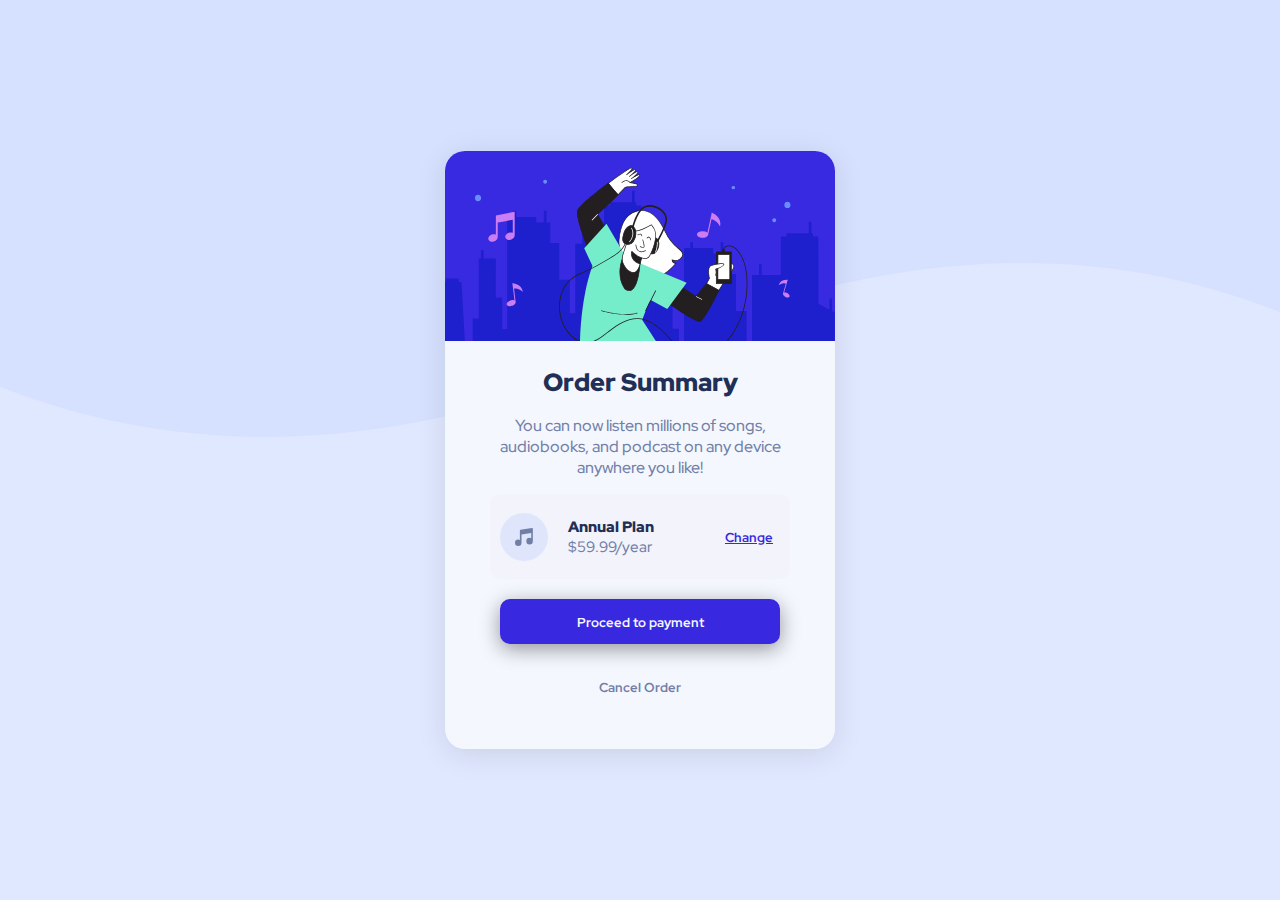
<file: index.html>
<!DOCTYPE html>
<html lang="en">
<head>
  <meta charset="UTF-8">
  <meta name="viewport" content="width=device-width, initial-scale=1.0"> <!-- displays site properly based on user's device -->

  <link rel="icon" type="image/png" sizes="32x32" href="./images/favicon-32x32.png">
  
  <title>Erick Marroquín | Order summary card</title>

  <link rel="stylesheet" href="./css/styles.css">
</head>
<body>

  <main class="main">
    <section class="main__section">
      <article class="card">
        <img class="card__img" src="./images/illustration-hero.svg" alt="music">
        <div class="card__content">
          <h1 class="card__title">Order Summary</h1>
          <p class="card__description">You can now listen millions of songs, <br> audiobooks, and podcast on any device <br> anywhere you like!</p>
          <div class="order-detail">
            <img class="order-detail__icons" src="./images/icon-music.svg" alt="icon music">
            <div class="detail">
              <span class="detail__title">Annual Plan</span>
              <span class="detail__price">$59.99/year</span>
            </div>
            <button class="order-detail__action">Change</button>
          </div>
          <button class="button button__blue">Proceed to payment</button>
          <button class="button button__cancel">Cancel Order</button>
        </div>
      </article>
    </section>
  </main>
  
</body>
</html>
</file>
<file: css/styles.css>
@import url('https://fonts.googleapis.com/css2?family=Red+Hat+Display:wght@500;700;900&display=swap');

:root {

    /** Colors **/
    --pale-blue: hsl(225, 100%, 94%); 
    --bright-blue: hsl(245, 75%, 52%);
    --desaturated-blue: hsl(224, 23%, 55%);
    --dark-blue: hsl(223, 47%, 23%);
    --light-pale-blue: hsl(225, 100%, 98%);

}


html, body {
    margin: 0;
    padding: 0;
}


* {
    font-family: 'Red Hat Display', sans-serif;
    font-weight: 500;
}


p {
    font-size: 16px;
}


.main {
    height: 100vh;
    width: 100vw;
}

.main__section {
    background: url('../images/pattern-background-desktop.svg');
    background-color: var(--pale-blue);
    background-position: top;
    background-repeat: no-repeat;
    display: grid;
    place-items: center;
    height: 100%;
    width: 100%;
}

.card {
    background-color: var(--light-pale-blue);
    border-radius: 20px;
    box-shadow: 0px 5px 30px 0px rgba(0, 0, 0, 0.1);
    max-width: 390px;
    width: 100%;
}

.card .card__img {
    border-top-right-radius: 20px;
    border-top-left-radius: 20px;
    width: 100%;
}

.card .card__content {
    padding: 20px;
    text-align: center;
    display: flex;
    flex-direction: column;
    justify-content: center;
    align-items: center;
}

.card .card__content .card__title {
    color: var(--dark-blue);
    font-size: 25px;
    font-weight: 900;
    margin: 0;
    padding: 0;
}

.card .card__content .card__description {
    color: var(--desaturated-blue);
    font-size: 16px;
    font-weight: 500;
}

.order-detail {
    background-color: rgba(216, 216, 216, 0.1);
    border-radius: 10px;
    display: flex;
    flex-direction: row;
    justify-content: space-between;
    padding-left: 10px;
    padding-right: 10px;
    align-items: center;
    margin-bottom: 20px;
    gap: 20px;
    width: 80%;
}

.order-detail .detail {
    display: flex;
    flex-direction: column;
    justify-content: center;
    align-items: start;
    text-align: start;
}

.order-detail .detail .detail__title {
    color: var(--dark-blue);
    font-size: 15px;
    font-weight: 900;
    width: 100px;
}

.order-detail .detail .detail__price {
    color: var(--desaturated-blue);
    font-size: 15px;
    font-weight: 500;
}

.order-detail .order-detail__action {
    border: 0;
    background: transparent;
    color: var(--bright-blue);
    font-weight: 700;
    text-decoration: underline;
    margin-top: 20px;
    margin-left: 30px;
}

.order-detail .order-detail__action:hover {
    color: var(--desaturated-blue);
    text-decoration: none;
    cursor: pointer;
}

button {
    border: 0;
    border-radius: 10px;
    margin-bottom: 20px;
    font-weight: 700;
    height: 45px;
    width: 80%;
}

.button__blue {
    background-color: var(--bright-blue);
    box-shadow: 0px 5px 20px 0px rgba(0, 0, 0, 0.4);
    color: var(--light-pale-blue);
}

.button__blue:hover {
    background-color: var(--desaturated-blue);
    cursor: pointer;
}

.button__cancel {
    background-color: transparent;
    color: var(--desaturated-blue);
}

.button__cancel:hover {
    color: var(--dark-blue);
    cursor: pointer;
}

@media (max-width: 375px) {
    .card {
        max-width: 300px;   
    }

    .order-detail {
        gap: 10px;
    }

    .order-detail .order-detail__action {
        margin-left: 0px;
    }

    .button {
        width: 100%;
    }
}
</file>
